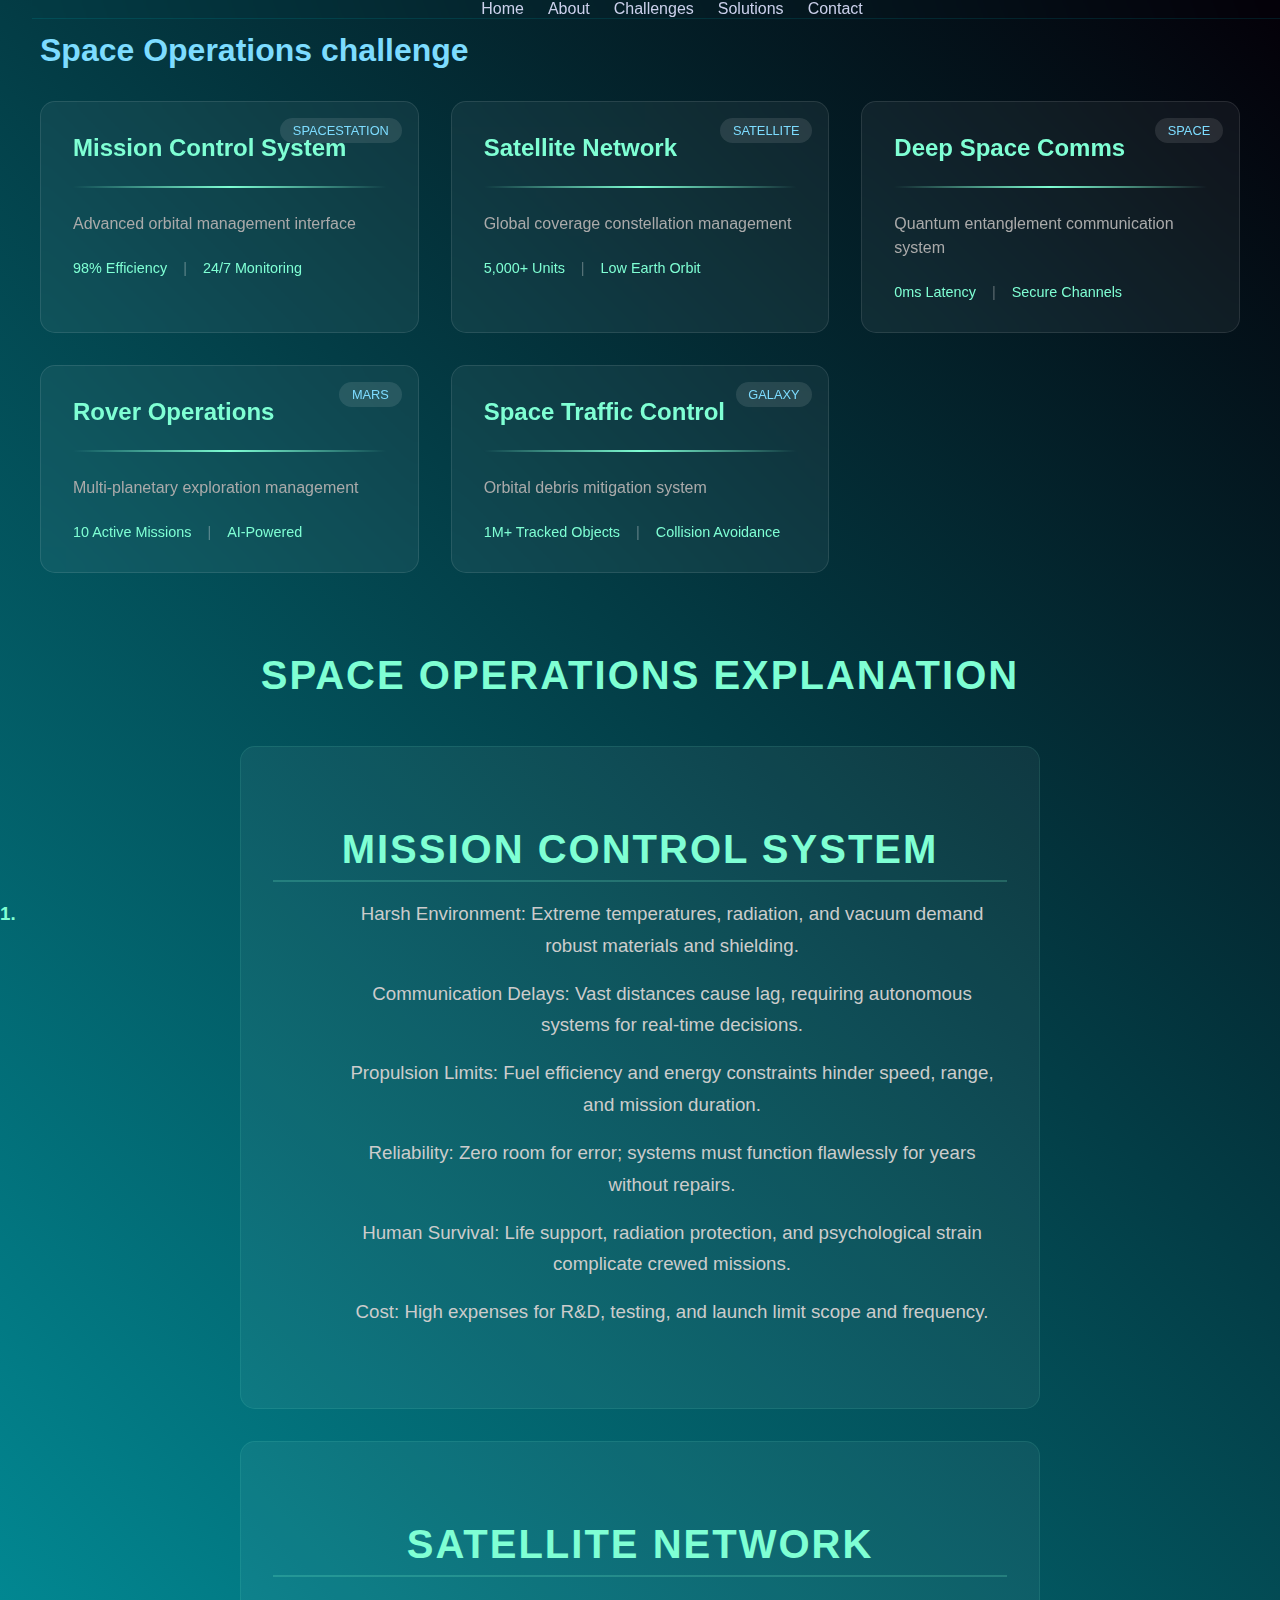
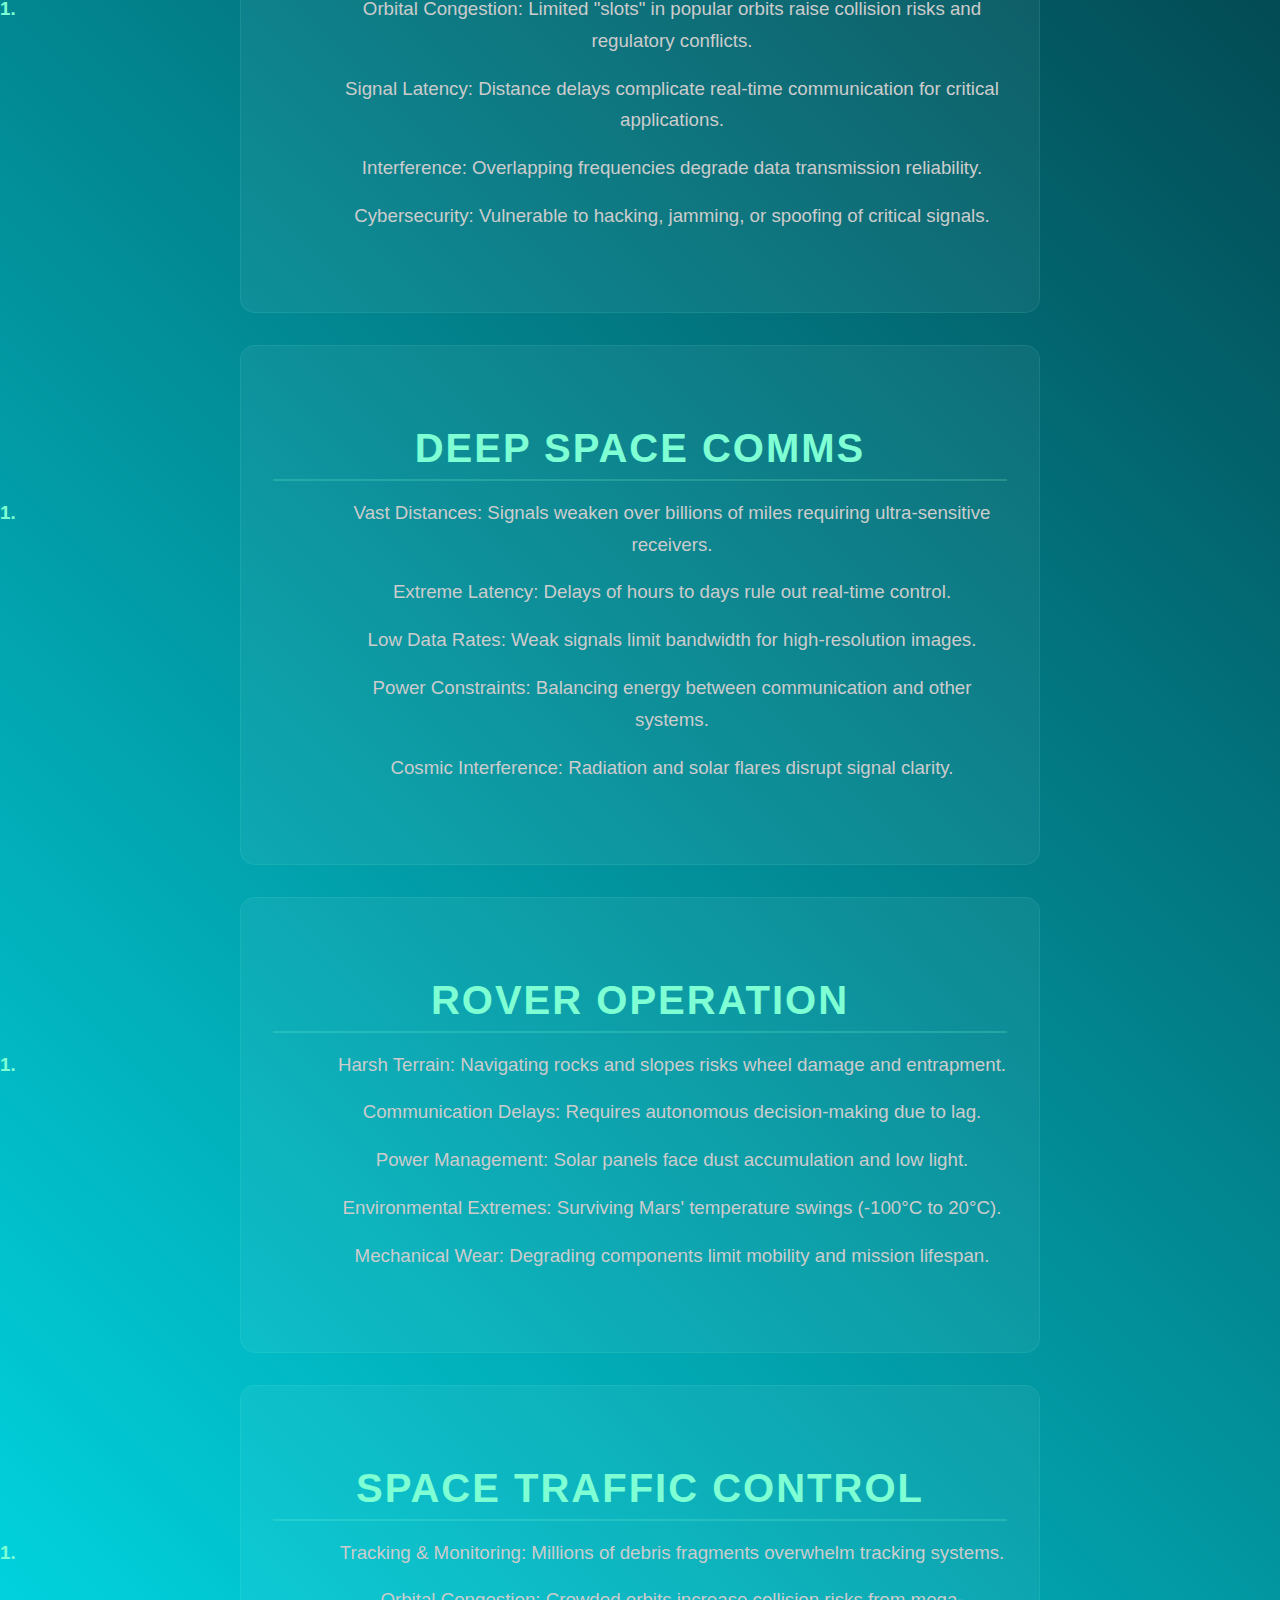
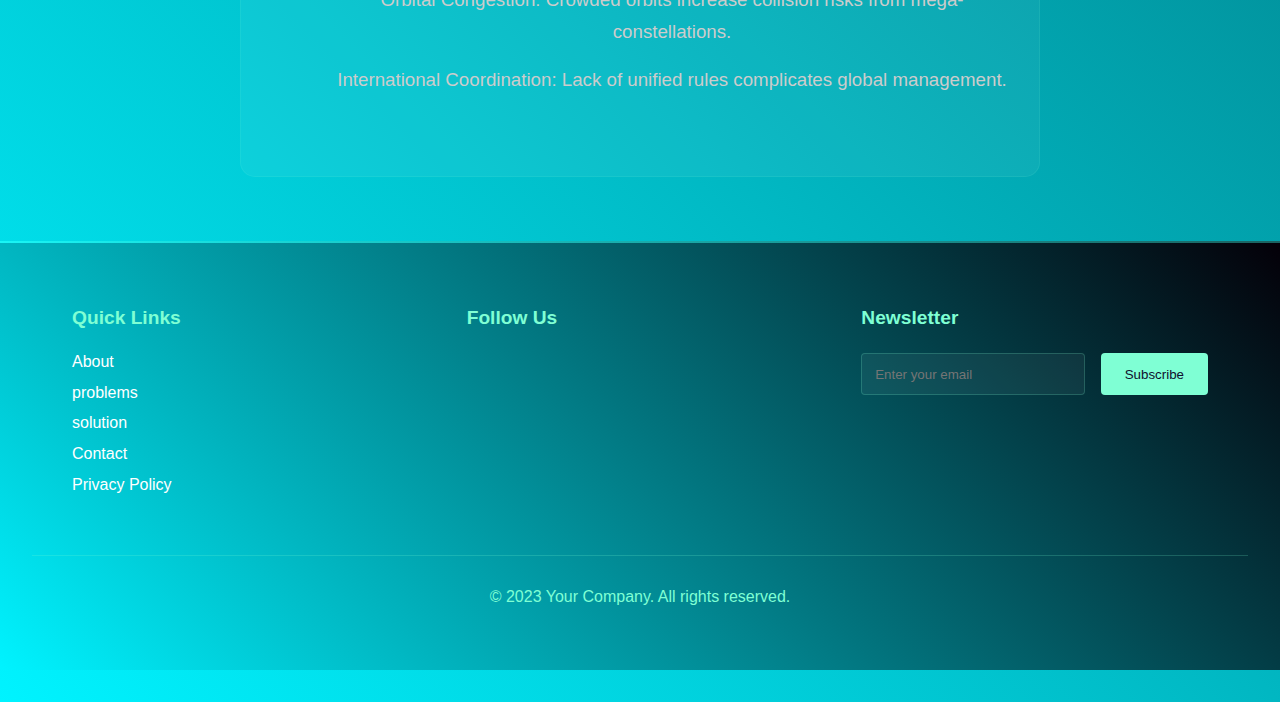
<file: challenge.html>
<!DOCTYPE html>
<html lang="en">
<head>
    <meta charset="UTF-8">
    <meta name="viewport" content="width=device-width, initial-scale=1.0">
    <title>Space Systems Dashboard</title>
    <style>
        * {
            margin: 0;
            padding: 0;
            box-sizing: border-box;
            font-family: 'Segoe UI', sans-serif;
        }
        .main-nav {
  background: transparent;
  backdrop-filter: blur(10px);
  padding: 0rem 5%; /* Reduced vertical padding */
  display: flex;
  justify-content: center; /* Center content */
  align-items: center;
  position: fixed;
  width: 100%;
  top: 0;
  z-index: 1000;
  border-bottom: 1px solid rgba(0, 243, 255, 0.1);
}
.nav-links {
  display: flex;
  gap: 1.5rem; /* Increased gap between links */
  list-style: none;
  margin: 0;
  padding: 0;
}

.nav-links a {
  color: #cbd0eb;
  text-decoration: none;
  font-weight: 500;
  position: relative;
  padding: 0.5rem 0;
  transition: color 0.3s ease;
}

.nav-links a::after {
  content: '';
  position: absolute;
  width: 0;
  height: 2px;
  bottom: 0;
  left: 0;
  background: #00f3ff;
  transition: width 0.3s ease;
}

.nav-links a:hover::after {
  width: 100%;
}

.nav-links a.active {
  color: #00f3ff;
}

/* Burger Menu */
.burger {
  display: none;
  cursor: pointer;
  z-index: 1001;
}

.burger div {
  width: 25px;
  height: 3px;
  background: #cbd0eb;
  margin: 5px;
  transition: all 0.3s ease;
}

/* Mobile Styles */
@media (max-width: 768px) {
  .nav-links {
      position: fixed;
      right: -100%;
      top: 70px;
      height: calc(100vh - 70px);
      background: rgba(4, 0, 8, 0.98);
      flex-direction: column;
      align-items: center;
      padding: 2rem;
      width: 100%;
      transition: right 0.5s ease;
  }

  .nav-links.active {
      right: 0;
  }

  .burger {
      display: block;
  }
}

/* Burger Animation */
.toggle .line1 {
  transform: rotate(-45deg) translate(-5px, 6px);
}
.toggle .line2 {
  opacity: 0;
}
.toggle .line3 {
  transform: rotate(45deg) translate(-5px, -6px);
}
  /* Optional overlay for better text readability */
  #home::before {
    content: '';
    position: absolute;
    top: 0;
    left: 0;
    right: 0;
    bottom: 0;
    background: rgba(0, 0, 0, 0.5); /* Adjust overlay opacity as needed */
}

        body {
            background: linear-gradient(45deg, #00f3ff, #040008);
            color: #7ddcff;
            min-height: 100vh;
            padding: 2rem;
            overflow-x: hidden; 
        }

        .container {
            max-width: 1200px;
            margin: 0 auto;
        }

        .challenges-grid {
            display: grid;
            grid-template-columns: repeat(auto-fit, minmax(300px, 1fr));
            gap: 2rem;
            padding: 2rem 0;
        }

        .challenge-card {
            background: rgba(255, 255, 255, 0.05);
            border-radius: 15px;
            padding: 2rem;
            position: relative;
            transition: transform 0.3s ease;
            backdrop-filter: blur(10px);
            border: 1px solid rgba(255, 255, 255, 0.1);
        }

        .challenge-card:hover {
            transform: translateY(-5px);
        }

        .category {
            position: absolute;
            top: 1rem;
            right: 1rem;
            font-size: 0.8rem;
            padding: 0.3rem 0.8rem;
            border-radius: 20px;
            background: rgba(255, 255, 255, 0.1);
        }

        h2 {
            font-size: 1.5rem;
            margin-bottom: 1rem;
            color: #7fffd4;
        }

        .desc {
            color: #aaa;
            margin-bottom: 1.5rem;
            line-height: 1.5;
        }

        .stats {
            display: flex;
            gap: 1rem;
            color: #7fffd4;
            font-size: 0.9rem;
        }

        .stats span {
            display: flex;
            align-items: center;
        }

        .stats span:not(:last-child)::after {
            content: "|";
            margin-left: 1rem;
            color: rgba(255, 255, 255, 0.3);
        }

        .line {
            height: 2px;
            background: linear-gradient(90deg, transparent, #7fffd4, transparent);
            margin: 1.5rem 0;
        }

        @media (max-width: 768px) {
            body {
                padding: 1rem;
            }
            
            .challenge-card {
                padding: 1.5rem;
            }
        }

/* Base Styles */
.heading {
        text-align: center;
        margin: 3rem 0;
    }

    .heading h1 {
        font-size: 2.5rem;
        color: #7fffd4;
        text-transform: uppercase;
        letter-spacing: 2px;
        margin-bottom: 1rem;
    }

    /* Section Styling */
    section {
        background: rgba(255, 255, 255, 0.05);
        border-radius: 15px;
        padding: 2rem;
        margin: 2rem auto;
        max-width: 800px;
        border: 1px solid rgba(127, 255, 212, 0.1);
    }

    section h1 {
        color: #7fffd4;
        font-size: 1.8rem;
        margin-bottom: 1.5rem;
        border-bottom: 2px solid #7fffd433;
        padding-bottom: 0.5rem;
    }

    /* Numbered Points */
    section h3 {
        color: #cccccc;
        font-weight: 300;
        line-height: 1.7;
        counter-reset: point-counter;
        padding-left: 2rem;
    }

    section h3 br {
        display: none; /* Hide original line breaks */
    }

    section h3::before {
        content: counter(point-counter) ". ";
        counter-increment: point-counter;
        color: #7fffd4;
        font-weight: bold;
        position: absolute;
        left: 0;
    }

    .point {
        position: relative;
        margin-bottom: 1rem;
        padding-left: 2rem;
    }

    /* Responsive Design */
    @media (max-width: 768px) {
        .heading h1 {
            font-size: 2rem;
        }

        section {
            padding: 1.5rem;
            margin: 1.5rem;
        }

        section h1 {
            font-size: 1.4rem;
        }

        section h3 {
            font-size: 0.95rem;
            padding-left: 1.5rem;
        }
    }

    @media (max-width: 480px) {
        .heading h1 {
            font-size: 1.6rem;
        }

        section {
            margin: 1rem;
            padding: 1rem;
        }

        section h3 {
            padding-left: 1.2rem;
        }

        .point {
            padding-left: 1.5rem;
        }
    }
  /* Footer Styles */
  .footer {
            width: 100vw;
            position: relative;
            left: 50%;
            right: 50%;
            margin-left: -50vw;
            margin-right: -50vw;
        }
  .footer {
    background: linear-gradient(45deg, #00f3ff, #040008);
            padding: 4rem 2rem;
            margin-top: 4rem;
            border-top: 2px solid #7fffd433;
        }

        .footer-container {
            max-width: 1200px;
            margin: 0 auto;
            display: grid;
            grid-template-columns: repeat(3, 1fr);
            gap: 3rem;
            padding: 0 2rem; /* Add container padding instead */
        }

        .footer-section h3 {
            color: #7fffd4;
            margin-bottom: 1.5rem;
            font-size: 1.2rem;
        }

        .footer-links {
            list-style: none;
            padding: 0;
        }

        .footer-links li {
            margin-bottom: 0.8rem;
        }

        .footer-links a {
            color: #fff;
            text-decoration: none;
            transition: color 0.3s ease;
        }

        .footer-links a:hover {
            color: #7fffd4;
        }

        .social-links {
            display: flex;
            gap: 1rem;
            list-style: none;
            padding: 0;
        }

        .social-links a {
            color: #fff;
            font-size: 1.5rem;
            transition: color 0.3s ease;
        }

        .social-links a:hover {
            color: #7fffd4;
        }

        .newsletter-form {
            display: flex;
            gap: 1rem;
            margin-top: 1rem;
        }

        .newsletter-form input {
            flex: 1;
            padding: 0.8rem;
            border: 1px solid #7fffd433;
            background: rgba(255, 255, 255, 0.05);
            color: #fff;
            border-radius: 4px;
        }

        .newsletter-form button {
            background: #7fffd4;
            color: #0f0f2e;
            border: none;
            padding: 0.8rem 1.5rem;
            border-radius: 4px;
            cursor: pointer;
            transition: opacity 0.3s ease;
        }

        .newsletter-form button:hover {
            opacity: 0.9;
        }

        .footer-bottom {
            text-align: center;
            margin-top: 3rem;
            padding-top: 2rem;
            border-top: 1px solid #7fffd433;
            color: #7fffd4;
        }

        @media (max-width: 768px) {
            .footer-container {
                grid-template-columns: 1fr;
                gap: 2rem;
            }
            
            .newsletter-form {
                flex-direction: column;
            }
        }
    </style>
</head>
<body>

    <!-- Navbar Component -->
    <div id="navbar-root">
        <nav class="main-nav">
            <a href="index.html" class="logo">
            </a>
            
            <ul class="nav-links">
                <li><a href="index.html">Home</a></li>
                <li><a href="about.html">About</a></li>
                <li><a href="challenge.html">Challenges</a></li>
                <li><a href="solution.html">Solutions</a></li>
                <li><a href="contactus.html">Contact</a></li>
            </ul>
        
            <div class="burger">
                <div class="line1"></div>
                <div class="line2"></div>
                <div class="line3"></div>
            </div>
        </nav>
           </div>

    <div class="container">
        <h1>Space Operations challenge</h1>
        <div class="challenges-grid">
            <!-- Mission Control System -->
            <div class="challenge-card">
                <div class="category">SPACESTATION</div>
                <h2>Mission Control System</h2>
                <div class="line"></div>
                <p class="desc">Advanced orbital management interface</p>
                <div class="stats">
                    <span>98% Efficiency</span>
                    <span>24/7 Monitoring</span>
                </div>
            </div>

            <!-- Satellite Network -->
            <div class="challenge-card">
                <div class="category">SATELLITE</div>
                <h2>Satellite Network</h2>
                <div class="line"></div>
                <p class="desc">Global coverage constellation management</p>
                <div class="stats">
                    <span>5,000+ Units</span>
                    <span>Low Earth Orbit</span>
                </div>
            </div>

            <!-- Deep Space Comms -->
            <div class="challenge-card">
                <div class="category">SPACE</div>
                <h2>Deep Space Comms</h2>
                <div class="line"></div>
                <p class="desc">Quantum entanglement communication system</p>
                <div class="stats">
                    <span>0ms Latency</span>
                    <span>Secure Channels</span>
                </div>
            </div>

            <!-- Rover Operations -->
            <div class="challenge-card">
                <div class="category">MARS</div>
                <h2>Rover Operations</h2>
                <div class="line"></div>
                <p class="desc">Multi-planetary exploration management</p>
                <div class="stats">
                    <span>10 Active Missions</span>
                    <span>AI-Powered</span>
                </div>
            </div>

            <!-- Space Traffic Control -->
            <div class="challenge-card">
                <div class="category">GALAXY</div>
                <h2>Space Traffic Control</h2>
                <div class="line"></div>
                <p class="desc">Orbital debris mitigation system</p>
                <div class="stats">
                    <span>1M+ Tracked Objects</span>
                    <span>Collision Avoidance</span>
                </div>
            </div>
        </div>
    </div>

    <div class="heading">
        <h1>Space Operations Explanation</h1>
    </div>
    
    <section class="SMY">
        <div class="heading">
            <h1>Mission Control System</h1>
            <h3>
                <div class="point">Harsh Environment: Extreme temperatures, radiation, and vacuum demand robust materials and shielding.</div>
                <div class="point">Communication Delays: Vast distances cause lag, requiring autonomous systems for real-time decisions.</div>
                <div class="point">Propulsion Limits: Fuel efficiency and energy constraints hinder speed, range, and mission duration.</div>
                <div class="point">Reliability: Zero room for error; systems must function flawlessly for years without repairs.</div>
                <div class="point">Human Survival: Life support, radiation protection, and psychological strain complicate crewed missions.</div>
                <div class="point">Cost: High expenses for R&D, testing, and launch limit scope and frequency.</div>
            </h3>
        </div>
    </section>
    
    <section class="SN">
        <div class="heading">
            <h1>Satellite Network</h1>
            <h3>
                <div class="point">Orbital Congestion: Limited "slots" in popular orbits raise collision risks and regulatory conflicts.</div>
                <div class="point">Signal Latency: Distance delays complicate real-time communication for critical applications.</div>
                <div class="point">Interference: Overlapping frequencies degrade data transmission reliability.</div>
                <div class="point">Cybersecurity: Vulnerable to hacking, jamming, or spoofing of critical signals.</div>
            </h3>
        </div>
    </section>
    
    <section class="DSC">
        <div class="heading">
            <h1>Deep Space Comms</h1>
            <h3>
                <div class="point">Vast Distances: Signals weaken over billions of miles requiring ultra-sensitive receivers.</div>
                <div class="point">Extreme Latency: Delays of hours to days rule out real-time control.</div>
                <div class="point">Low Data Rates: Weak signals limit bandwidth for high-resolution images.</div>
                <div class="point">Power Constraints: Balancing energy between communication and other systems.</div>
                <div class="point">Cosmic Interference: Radiation and solar flares disrupt signal clarity.</div>
            </h3>
        </div>
    </section>
    
    <section class="RO">
        <div class="heading">
            <h1>Rover Operation</h1>
            <h3>
                <div class="point">Harsh Terrain: Navigating rocks and slopes risks wheel damage and entrapment.</div>
                <div class="point">Communication Delays: Requires autonomous decision-making due to lag.</div>
                <div class="point">Power Management: Solar panels face dust accumulation and low light.</div>
                <div class="point">Environmental Extremes: Surviving Mars' temperature swings (-100°C to 20°C).</div>
                <div class="point">Mechanical Wear: Degrading components limit mobility and mission lifespan.</div>
            </h3>
        </div>
    </section>
    
    <section class="STP">
        <div class="heading">
            <h1>Space Traffic Control</h1>
            <h3>
                <div class="point">Tracking & Monitoring: Millions of debris fragments overwhelm tracking systems.</div>
                <div class="point">Orbital Congestion: Crowded orbits increase collision risks from mega-constellations.</div>
                <div class="point">International Coordination: Lack of unified rules complicates global management.</div>
            </h3>
        </div>
    </section>
    <!-- footer -->

    <footer class="footer">
        <div class="footer-container">
            <!-- Quick Links -->
            <div class="footer-section">
                <h3>Quick Links</h3>
                <ul class="footer-links">
                    <li><a href="#About">About</a></li>
                    <li><a href="#problems">problems</a></li>
                    <li><a href="#solution">solution</a></li>
                    <li><a href="#Contact">Contact</a></li>
                    <li><a href="#Privacy Policy">Privacy Policy</a></li>
                </ul>
            </div>

            <!-- Social Media Links -->
            <div class="footer-section">
                <h3>Follow Us</h3>
                <ul class="social-links">
                    <li><a href="#"><i class="fab fa-facebook-f"></i></a></li>
                    <li><a href="#"><i class="fab fa-twitter"></i></a></li>
                    <li><a href="#"><i class="fab fa-instagram"></i></a></li>
                    <li><a href="#"><i class="fab fa-linkedin-in"></i></a></li>
                </ul>
            </div>

            <!-- Newsletter -->
            <div class="footer-section">
                <h3>Newsletter</h3>
                <form class="newsletter-form">
                    <input type="email" placeholder="Enter your email" required>
                    <button type="submit">Subscribe</button>
                </form>
            </div>
        </div>

        <!-- Copyright -->
        <div class="footer-bottom">
            <p>&copy; 2023 Your Company. All rights reserved.</p>
        </div>
    </footer>
</body>
</html>
</file>
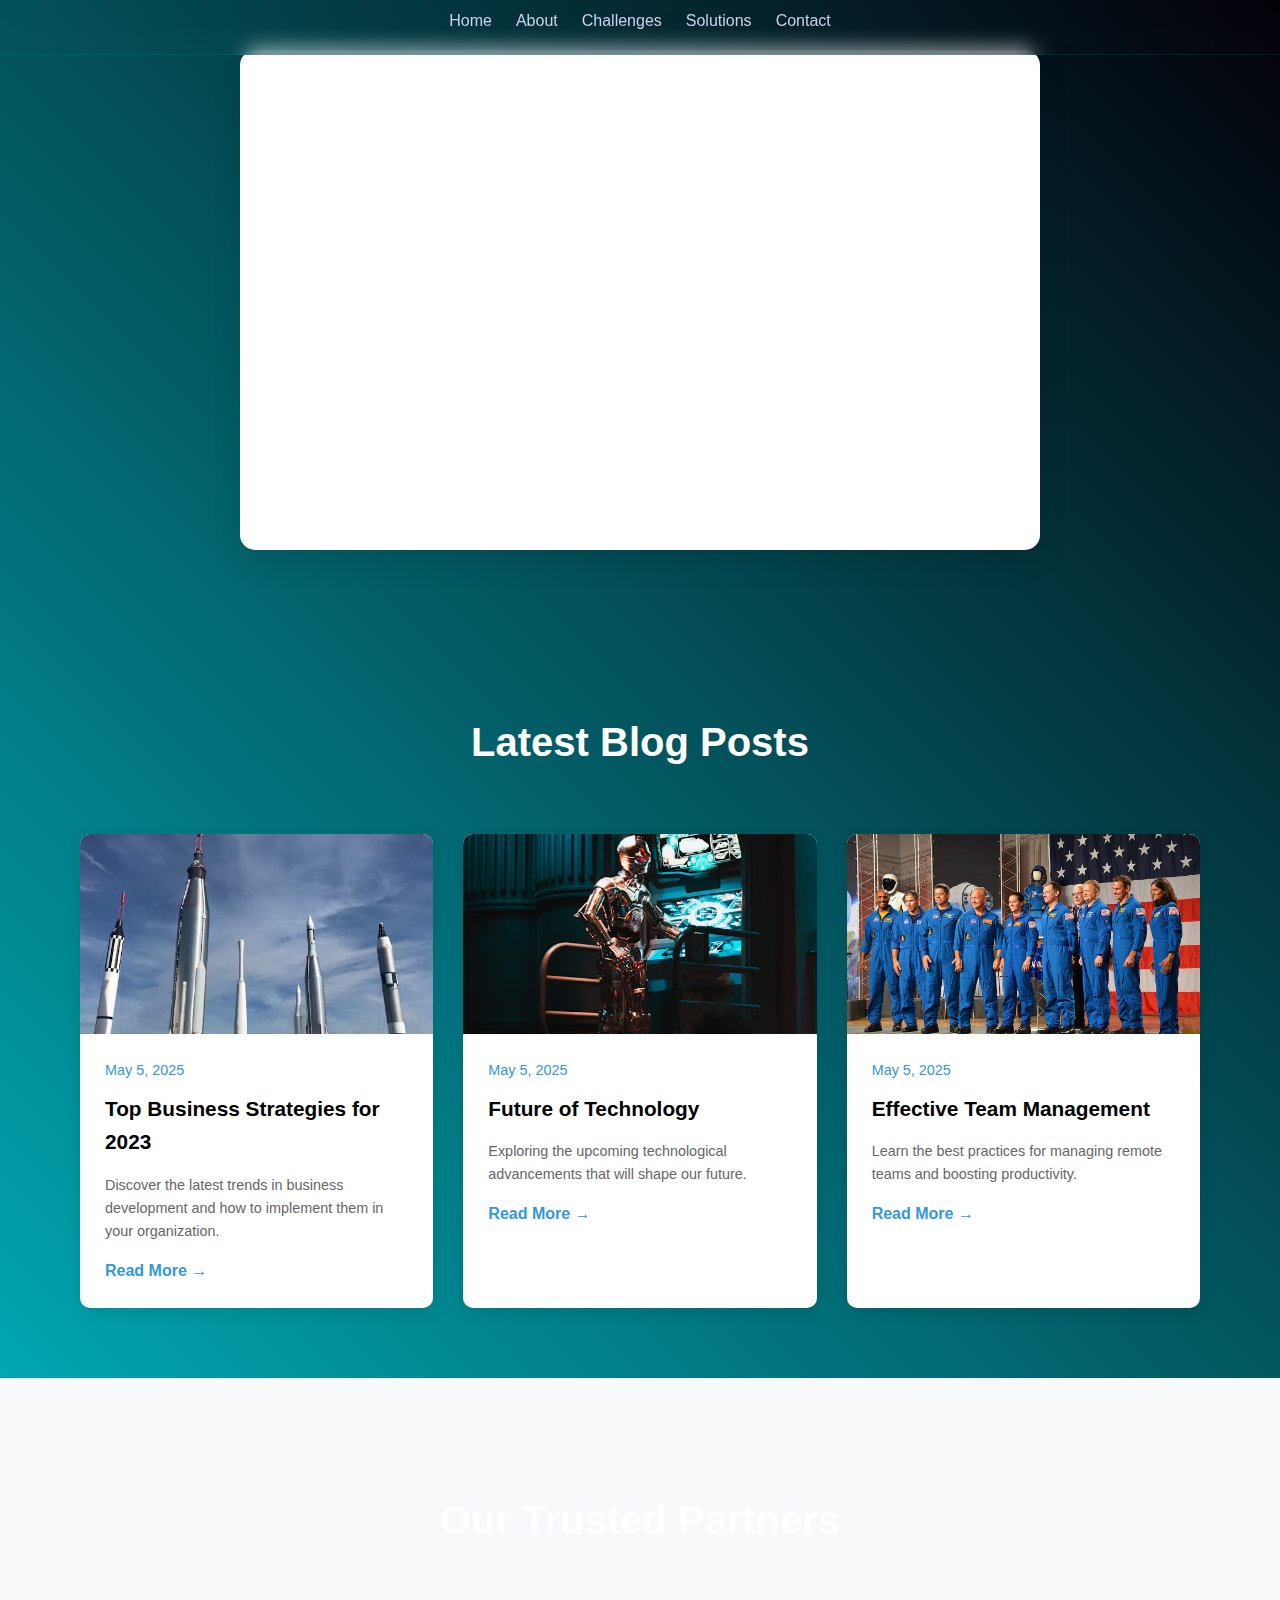
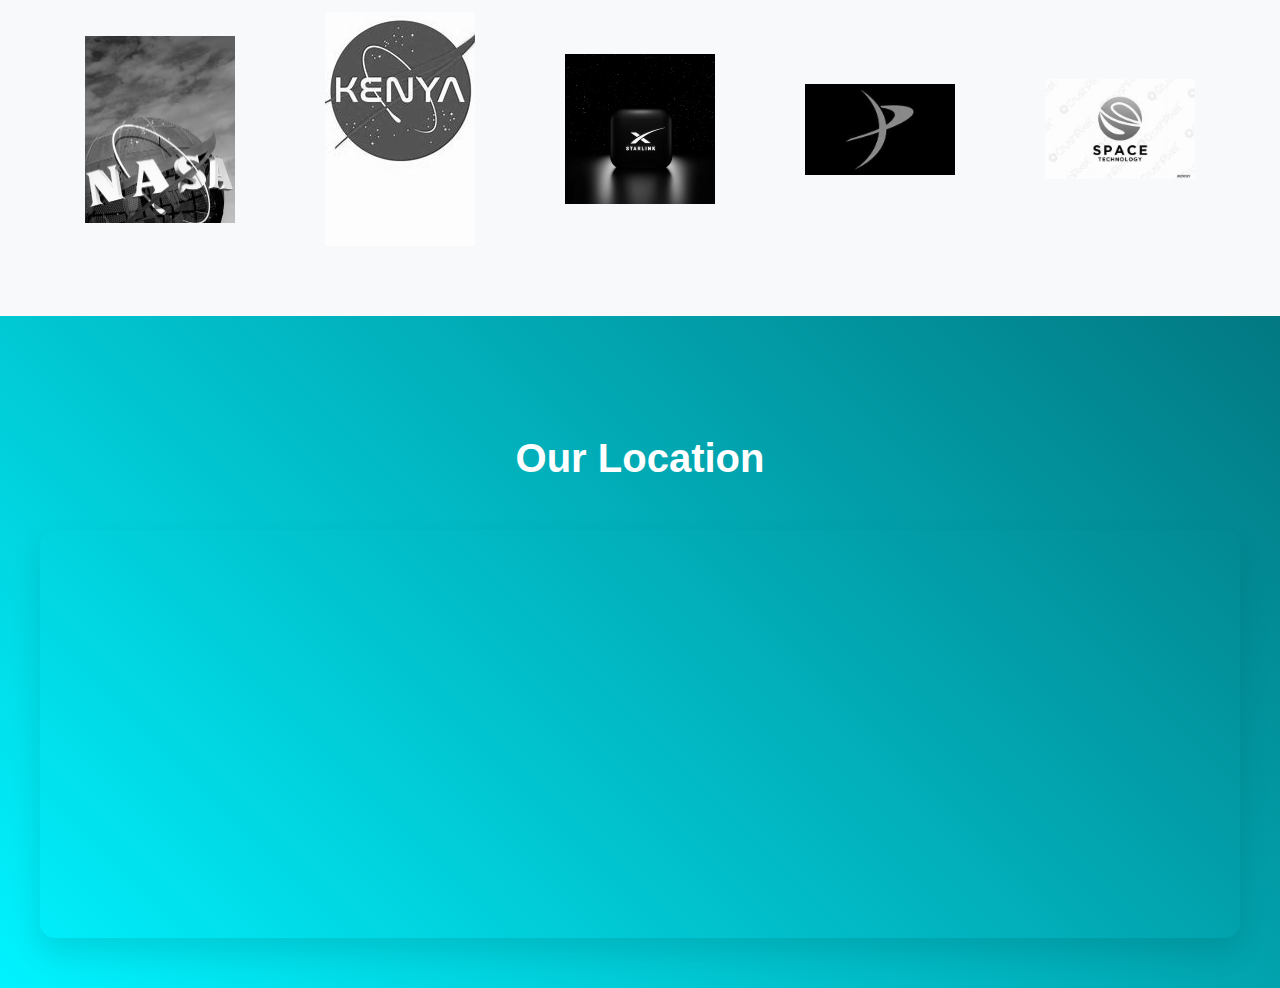
<file: contactus.html>
<!DOCTYPE html>
<html lang="en">
<head>
    <meta charset="UTF-8">
    <meta name="viewport" content="width=device-width, initial-scale=1.0">
    <title>Card Style Sliding Contact</title>
    <style>
       /* Base Styles */
       * {
            margin: 0;
            padding: 0;
            box-sizing: border-box;
        }
        .main-nav {
  background: transparent;
  backdrop-filter: blur(10px);
  padding: 0rem 5%; /* Reduced vertical padding */
  display: flex;
  justify-content: center; /* Center content */
  align-items: center;
  position: fixed;
  width: 100%;
  top: 0;
  z-index: 1000;
  border-bottom: 1px solid rgba(0, 243, 255, 0.1);
}
.nav-links {
  display: flex;
  gap: 1.5rem; /* Increased gap between links */
  list-style: none;
  margin: 0;
  padding: 0;
}

.nav-links a {
  color: #cbd0eb;
  text-decoration: none;
  font-weight: 500;
  position: relative;
  padding: 0.5rem 0;
  transition: color 0.3s ease;
}

.nav-links a::after {
  content: '';
  position: absolute;
  width: 0;
  height: 2px;
  bottom: 0;
  left: 0;
  background: #00f3ff;
  transition: width 0.3s ease;
}

.nav-links a:hover::after {
  width: 100%;
}

.nav-links a.active {
  color: #00f3ff;
}

/* Burger Menu */
.burger {
  display: none;
  cursor: pointer;
  z-index: 1001;
}

.burger div {
  width: 25px;
  height: 3px;
  background: #cbd0eb;
  margin: 5px;
  transition: all 0.3s ease;
}

/* Mobile Styles */
@media (max-width: 768px) {
  .nav-links {
      position: fixed;
      right: -100%;
      top: 70px;
      height: calc(100vh - 70px);
      background: rgba(4, 0, 8, 0.98);
      flex-direction: column;
      align-items: center;
      padding: 2rem;
      width: 100%;
      transition: right 0.5s ease;
  }

  .nav-links.active {
      right: 0;
  }

  .burger {
      display: block;
  }
}

/* Burger Animation */
.toggle .line1 {
  transform: rotate(-45deg) translate(-5px, 6px);
}
.toggle .line2 {
  opacity: 0;
}
.toggle .line3 {
  transform: rotate(45deg) translate(-5px, -6px);
}
  /* Optional overlay for better text readability */
  #home::before {
    content: '';
    position: absolute;
    top: 0;
    left: 0;
    right: 0;
    bottom: 0;
    background: rgba(0, 0, 0, 0.5); /* Adjust overlay opacity as needed */
}

        body {
            background: linear-gradient(45deg, #00f3ff, #040008);
            font-family: 'Arial', sans-serif;
            line-height: 1.6;
        }
        /* Contact Card Styles */
        .card-container {
            width: 800px;
            height: 500px;
            background: white;
            border-radius: 15px;
            box-shadow: 0 10px 30px rgba(0,0,0,0.1);
            overflow: hidden;
            position: relative;
            margin: 50px auto;
        }

        .contact-container {
            width: 100%;
            height: 100%;
            display: flex;
        }
        .colliding-slide {
    width: 50%;
    height: 100%;
    padding: 2rem;
    display: flex;
    align-items: center;
    justify-content: center;
    transform: translateX(-100%);
    animation: slideIn 1s ease-out forwards;
    background: linear-gradient(45deg, #00f3ff, #8a2be2);
}

.colliding-slide.right {
    background: linear-gradient(45deg, #00f3ff, #8a2be2);
    transform: translateX(100%);
    animation-name: slideInRight;
}

.slide-content {
    max-width: 300px;
    color: #2c3e50;  /* Updated text color */
    opacity: 0;
    animation: fadeIn 0.5s 0.5s forwards;
}

        h2 {
            font-size: 2rem;
            margin-bottom: 1.5rem;
        }

        p {
            font-size: 0.9rem;
            line-height: 1.6;
            margin-bottom: 1.5rem;
        }

        ul {
            list-style: none;
            padding: 0;
        }

        li {
            margin-bottom: 0.8rem;
            display: flex;
            align-items: center;
            gap: 8px;
        }

        .contact-form {
            display: flex;
            flex-direction: column;
            gap: 1rem;
            width: 100%;
        }

        input, textarea {
            padding: 10px;
            border: 2px solid rgba(255,255,255,0.3);
            background: transparent;
            color: white;
            border-radius: 6px;
            font-size: 0.9rem;
            transition: border-color 0.3s;
        }

        input::placeholder, textarea::placeholder {
            color: rgba(255,255,255,0.7);
        }

        input:focus, textarea:focus {
            border-color: white;
            outline: none;
        }

        button {
            padding: 12px 25px;
            background: #e74c3c;
            border: none;
            color: white;
            cursor: pointer;
            border-radius: 6px;
            font-size: 1rem;
            transition: all 0.3s;
            margin-top: 1rem;
        }

        button:hover {
            background: #c0392b;
            transform: translateY(-2px);
            box-shadow: 0 5px 15px rgba(0,0,0,0.2);
        }

        @keyframes slideIn {
            to {
                transform: translateX(0);
            }
        }

        @keyframes slideInRight {
            to {
                transform: translateX(0);
            }
        }

        @keyframes fadeIn {
            to {
                opacity: 1;
            }
        }

        @media (max-width: 850px) {
            .card-container {
                width: 95%;
                height: auto;
                margin: 2rem auto;
            }

            .contact-container {
                flex-direction: column;
            }

            .colliding-slide {
                width: 100%;
                height: auto;
                padding: 2rem 1.5rem;
                min-height: 300px;
                transform: translateX(-100%);
                animation-name: mobileSlideIn;
            }

            .colliding-slide.right {
                transform: translateX(100%);
                animation-name: mobileSlideInRight;
            }

            .slide-content {
                max-width: 500px;
            }

            @keyframes mobileSlideIn {
                to {
                    transform: translateX(0);
                }
            }

            @keyframes mobileSlideInRight {
                to {
                    transform: translateX(0);
                }
            }
        }
           /* Existing styles remain unchanged */

      /* Other Sections Styles */
      .section-title {
            text-align: center;
            font-size: 2.5em;
            margin: 60px 0 40px;
            color: #ffffff;
        }

        .blog-section {
            padding: 50px 20px;
            max-width: 1200px;
            margin: 0 auto;
        }

        .blog-grid {
            display: grid;
            grid-template-columns: repeat(auto-fit, minmax(300px, 1fr));
            gap: 30px;
            padding: 20px;
        }

        .blog-card {
            background: white;
            border-radius: 10px;
            overflow: hidden;
            box-shadow: 0 5px 15px rgba(0,0,0,0.1);
            transition: transform 0.3s ease;
        }

        .blog-card:hover {
            transform: translateY(-5px);
        }

        .blog-image {
            height: 200px;
            background: #ddd;
            overflow: hidden;
        }

        .blog-image img {
            width: 100%;
            height: 100%;
            object-fit: cover;
        }

        .blog-content {
            padding: 25px;
        }

        .blog-date {
            font-size: 0.9em;
            color: #3498db;
            margin-bottom: 10px;
        }

        .blog-title {
            font-size: 1.3em;
            margin-bottom: 15px;
        }

        .blog-excerpt {
            color: #666;
            margin-bottom: 15px;
        }

        .read-more {
            color: #3498db;
            text-decoration: none;
            font-weight: bold;
        }

        /* Partners Section */
        .partners-section {
            padding: 50px 20px;
            background: #f8f9fa;
        }

        .partners-grid {
            display: grid;
            grid-template-columns: repeat(auto-fit, minmax(150px, 1fr));
            gap: 40px;
            max-width: 1200px;
            margin: 0 auto;
            padding: 20px;
            align-items: center;
        }

        .partner-logo {
            max-width: 150px;
            height: auto;
            margin: 0 auto;
            filter: grayscale(100%);
            transition: filter 0.3s ease;
        }

        .partner-logo:hover {
            filter: grayscale(0);
        }

        /* Map Section */
        .map-section {
            padding: 50px 20px;
        }

        .map-container {
            max-width: 1200px;
            margin: 0 auto;
            border-radius: 15px;
            overflow: hidden;
            box-shadow: 0 15px 30px rgba(0,0,0,0.1);
        }

        .map-iframe {
            width: 100%;
            height: 400px;
            border: 0;
        }

        /* Responsive Design */
        @media (max-width: 768px) {
            .section-title {
                font-size: 2em;
            }
            
            .blog-grid {
                grid-template-columns: 1fr;
            }
        }
    </style>
</head>
<body>
        <!-- Navbar Component -->
        <div id="navbar-root">
            <nav class="main-nav">
                <a href="index.html" class="logo">
                </a>
                <ul class="nav-links">
                    <li><a href="index.html">Home</a></li>
                    <li><a href="about.html">About</a></li>
                    <li><a href="challenge.html">Challenges</a></li>
                    <li><a href="solution.html">Solutions</a></li>
                    <li><a href="contactus.html">Contact</a></li>
                </ul>
            
                <div class="burger">
                    <div class="line1"></div>
                    <div class="line2"></div>
                    <div class="line3"></div>
                </div>
            </nav>
               </div>
               
    <div class="card-container">
        <div class="contact-container">
            <div class="colliding-slide">
                <div class="slide-content">
                    <h2>Contact Us</h2>
                    <p>We're here to help! Reach out through these channels:</p>
                    <ul>
                        <li>📧 contact@example.com</li>
                        <li>📞 (555) 123-4567</li>
                        <li>📍 123 Business Street</li>
                    </ul>
                </div>
            </div>
            
            <div class="colliding-slide right">
                <div class="slide-content">
                    <form class="contact-form">
                        <input type="text" placeholder="Your Name" required>
                        <input type="email" placeholder="Email Address" required>
                        <textarea rows="4" placeholder="Your Message" required></textarea>
                        <button type="submit">Send Message</button>
                    </form>
                </div>
            </div>
        </div>
    </div>
    <!-- Blog Section -->
    <section class="blog-section">
        <h2 class="section-title">Latest Blog Posts</h2>
        <div class="blog-grid">
            <div class="blog-card">
                <div class="blog-image">
                    <img src="assets/r.avif" alt="Blog post">
                </div>
                <div class="blog-content">
                    <div class="blog-date">May 5, 2025</div>
                    <h3 class="blog-title">Top Business Strategies for 2023</h3>
                    <p class="blog-excerpt">Discover the latest trends in business development and how to implement them in your organization.</p>
                    <a href="#" class="read-more">Read More →</a>
                </div>
            </div>
            <div class="blog-card">
                <div class="blog-image">
                    <img src="assets/t.avif" alt="Blog post">
                </div>
                <div class="blog-content">
                    <div class="blog-date">May 5, 2025</div>
                    <h3 class="blog-title">Future of Technology</h3>
                    <p class="blog-excerpt">Exploring the upcoming technological advancements that will shape our future.</p>
                    <a href="#" class="read-more">Read More →</a>
                </div>
            </div>
            <div class="blog-card">
                <div class="blog-image">
                    <img src="assets/R.jpeg" alt="Blog post">
                </div>
                <div class="blog-content">
                    <div class="blog-date">May 5, 2025</div>
                    <h3 class="blog-title">Effective Team Management</h3>
                    <p class="blog-excerpt">Learn the best practices for managing remote teams and boosting productivity.</p>
                    <a href="#" class="read-more">Read More →</a>
                </div>
            </div>
        </div>
    </section>

    <!-- Partners Section -->
    <section class="partners-section">
        <h2 class="section-title">Our Trusted Partners</h2>
        <div class="partners-grid">
            <img src="assets/nasa.avif" alt="Partner" class="partner-logo">
            <img src="assets/download (1).jpeg" alt="Partner" class="partner-logo">
            <img src="assets/OIP03.avif" alt="Partner" class="partner-logo">
            <img src="assets/download.jpeg" alt="Partner" class="partner-logo">
            <img src="assets/OIP.jpeg" alt="Partner" class="partner-logo">
        </div>
    </section>

    <!-- Map Section -->
    <section class="map-section">
        <h2 class="section-title">Our Location</h2>
        <div class="map-container">
            <iframe class="map-iframe" src="https://www.google.com/maps/embed?pb=!1m18!1m12!1m3!1d387193.305935303!2d-74.25986548248684!3d40.69714941932609!2m3!1f0!2f0!3f0!3m2!1i1024!2i768!4f13.1!3m3!1m2!1s0x89c24fa5d33f083b%3A0xc80b8f06e177fe62!2sNew%20York%2C%20NY%2C%20USA!5e0!3m2!1sen!2suk!4v1684142532473!5m2!1sen!2suk" allowfullscreen loading="lazy"></iframe>
        </div>
    </section>

    <!-- Existing Contact Section -->
    <section class="contact-section">
        <!-- ... (existing contact section code remains unchanged) ... -->
    </section>
</body>
</html>
</file>
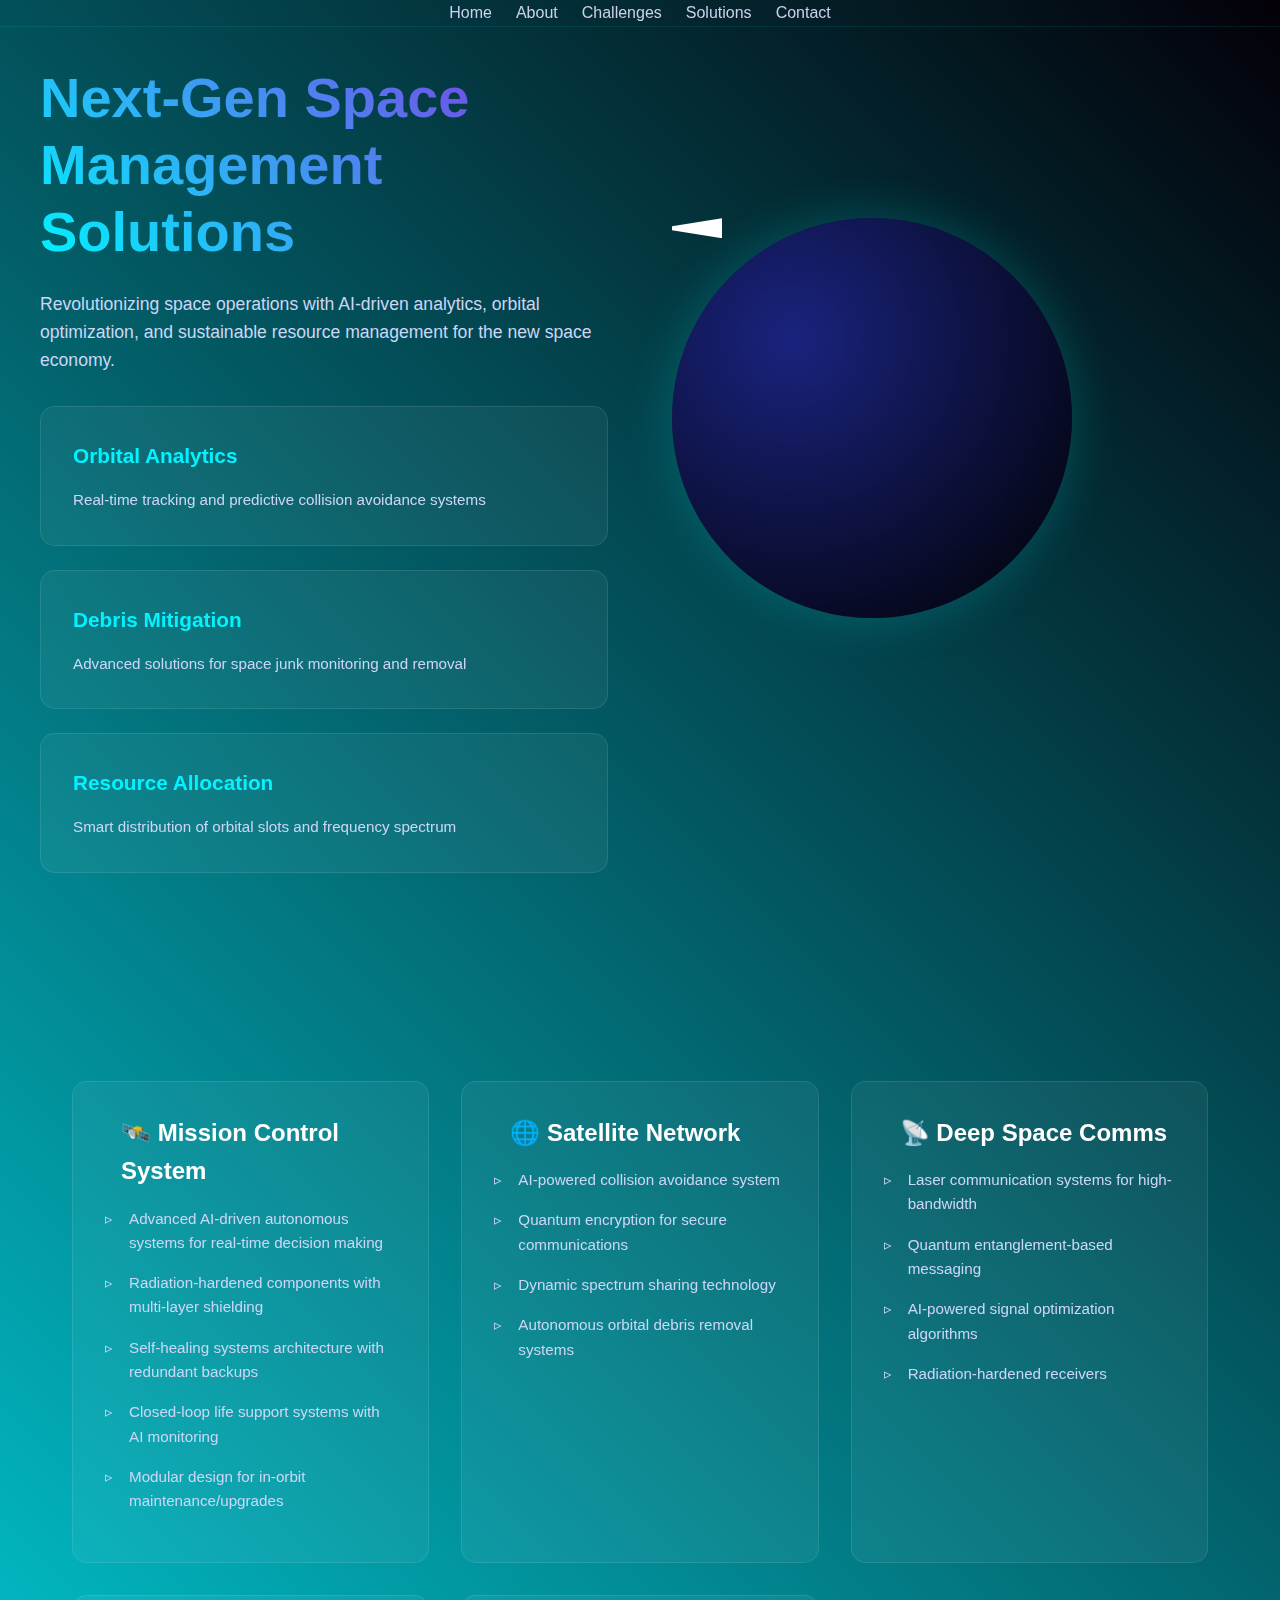
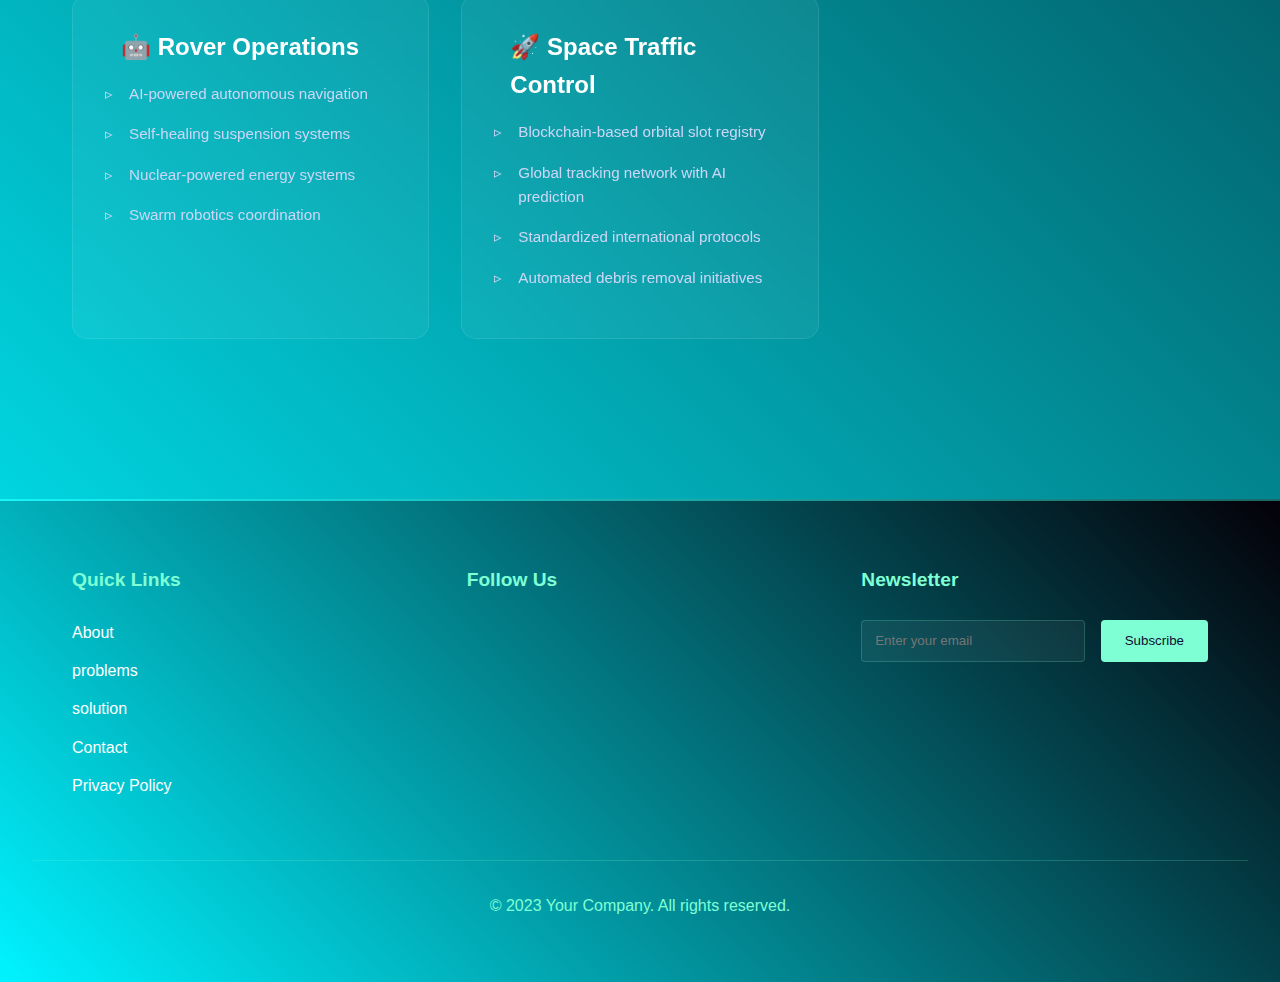
<file: solution.html>
<!DOCTYPE html>
<html lang="en">
<head>
    <meta charset="UTF-8">
    <meta name="viewport" content="width=device-width, initial-scale=1.0">
    <title>Space Innovation Solutions</title>
    <style>
        * {
            margin: 0;
            padding: 0;
            box-sizing: border-box;
            font-family: 'Segoe UI', sans-serif;
        }
        .main-nav {
  background: transparent;
  backdrop-filter: blur(10px);
  padding: 0rem 5%; /* Reduced vertical padding */
  display: flex;
  justify-content: center; /* Center content */
  align-items: center;
  position: fixed;
  width: 100%;
  top: 0;
  z-index: 1000;
  border-bottom: 1px solid rgba(0, 243, 255, 0.1);
}
.nav-links {
  display: flex;
  gap: 1.5rem; /* Increased gap between links */
  list-style: none;
  margin: 0;
  padding: 0;
}

.nav-links a {
  color: #cbd0eb;
  text-decoration: none;
  font-weight: 500;
  position: relative;
  padding: 0.5rem 0;
  transition: color 0.3s ease;
}

.nav-links a::after {
  content: '';
  position: absolute;
  width: 0;
  height: 2px;
  bottom: 0;
  left: 0;
  background: #00f3ff;
  transition: width 0.3s ease;
}

.nav-links a:hover::after {
  width: 100%;
}

.nav-links a.active {
  color: #00f3ff;
}

/* Burger Menu */
.burger {
  display: none;
  cursor: pointer;
  z-index: 1001;
}

.burger div {
  width: 25px;
  height: 3px;
  background: #cbd0eb;
  margin: 5px;
  transition: all 0.3s ease;
}

/* Mobile Styles */
@media (max-width: 768px) {
  .nav-links {
      position: fixed;
      right: -100%;
      top: 70px;
      height: calc(100vh - 70px);
      background: rgba(4, 0, 8, 0.98);
      flex-direction: column;
      align-items: center;
      padding: 2rem;
      width: 100%;
      transition: right 0.5s ease;
  }

  .nav-links.active {
      right: 0;
  }

  .burger {
      display: block;
  }
}

/* Burger Animation */
.toggle .line1 {
  transform: rotate(-45deg) translate(-5px, 6px);
}
.toggle .line2 {
  opacity: 0;
}
.toggle .line3 {
  transform: rotate(45deg) translate(-5px, -6px);
}
  /* Optional overlay for better text readability */
  #home::before {
    content: '';
    position: absolute;
    top: 0;
    left: 0;
    right: 0;
    bottom: 0;
    background: rgba(0, 0, 0, 0.5); /* Adjust overlay opacity as needed */
}

        .space-section {
            min-height: 100vh;
            background: var(--space-black);
            padding: var(--section-spacing) 2rem;
            position: relative;
            overflow: hidden;
        }

        .container {
            max-width: 1200px;
            margin: 0 auto;
            position: relative;
            z-index: 2;
        }

           /* Fixed duplicate CSS rules */
           .content-wrapper {
            display: grid;
            grid-template-columns: 1fr 1fr;
            gap: 4rem;
            align-items: center;
        }

        .content {
            color: #fff;
        }

        .section-title {
            font-size: 3.5rem;
            margin-bottom: 1.5rem;
            background: linear-gradient(45deg, #00f3ff, #8a2be2);
            -webkit-background-clip: text;
            -webkit-text-fill-color: transparent;
            line-height: 1.2;
        }

        .section-text {
            font-size: 1.1rem;
            line-height: 1.6;
            color: #ccd6f6;
            margin-bottom: 2rem;
        }

        .innovation-cards {
            display: grid;
            gap: 1.5rem;
        }

        .card {
            padding: 2rem;
            background: rgba(255, 255, 255, 0.05);
            border-radius: 15px;
            backdrop-filter: blur(10px);
            border: 1px solid rgba(255, 255, 255, 0.1);
            transition: transform 0.3s ease;
        }

        .card:hover {
            transform: translateY(-5px);
        }

        .card-title {
            color: #00f3ff;
            margin-bottom: 1rem;
            font-size: 1.3rem;
        }

        .card-text {
            color: #ccd6f6;
            font-size: 0.95rem;
        }

        .space-visual {
            position: relative;
            height: 500px;
        }

        /* Animated Elements */
        .floating-earth {
            position: absolute;
            width: 400px;
            height: 400px;
            background: radial-gradient(circle at 30% 30%, #1a237e, #000);
            border-radius: 50%;
            box-shadow: 0 0 50px rgba(0, 243, 255, 0.2);
            animation: float 6s ease-in-out infinite;
        }

        .satellite {
            position: absolute;
            width: 50px;
            height: 20px;
            background: #fff;
            clip-path: polygon(0 40%, 100% 0, 100% 100%, 0 60%);
            animation: orbit 15s linear infinite;
        }

        .stars {
            position: absolute;
            top: 0;
            left: 0;
            width: 100%;
            height: 100%;
            pointer-events: none;
        }

        /* Removed duplicate .star declaration */
        .star {
            position: absolute;
            background: var(--star-glow);
            border-radius: 50%;
            animation: twinkle 3s infinite ease-in-out;
        }

    
        /* Fixed animation keyframes duplication */
        @keyframes float {
            0%, 100% { transform: translateY(0); }
            50% { transform: translateY(-20px); }
        }

        @keyframes orbit {
            from { transform: rotate(0deg) translateX(200px) rotate(0deg); }
            to { transform: rotate(360deg) translateX(200px) rotate(-360deg); }
        }

        @keyframes twinkle {
            0%, 100% { opacity: 0.3; }
            50% { opacity: 1; }
        }

        @media (max-width: 768px) {
            .content-wrapper {
                grid-template-columns: 1fr;
            }
            
            .section-title {
                font-size: 2.5rem !important;
            }
            
            .space-visual {
                height: 300px;
            }
            
            .floating-earth {
                width: 300px !important;
                height: 300px !important;
            }
        }

/* Consolidated CSS Variables */
:root {
    background: linear-gradient(45deg, #00f3ff, #040008);
            --star-glow: rgba(255, 255, 255, 0.8);
            --section-spacing: 4rem;
        }
   
        body {
            background: linear-gradient(45deg, #00f3ff, #040008);
            color: white;
            line-height: 1.6;
        }


    .operations-container {
        max-width: 1200px;
        margin: 0 auto;
        padding: 2rem;
    }

    .section-heading {
        text-align: center;
        margin-bottom: 3rem;
    }

    .section-heading h1 {
        font-size: 2.5rem;
        background: linear-gradient(45deg, var(--neon-blue), #8a2be2);
        -webkit-background-clip: text;
        -webkit-text-fill-color: transparent;
        margin-bottom: 1rem;
    }

    .operation-section {
        display: grid;
        grid-template-columns: repeat(auto-fit, minmax(300px, 1fr));
        gap: 2rem;
        margin-bottom: var(--section-spacing);
    }

    .system-card {
        background: rgba(255, 255, 255, 0.05);
        border-radius: 15px;
        padding: 2rem;
        border: 1px solid rgba(255, 255, 255, 0.1);
        backdrop-filter: blur(10px);
        transition: transform 0.3s ease;
    }

    .system-card:hover {
        transform: translateY(-5px);
        background: rgba(255, 255, 255, 0.08);
    }

    .system-card h1 {
        font-size: 1.5rem;
        color: var(--neon-blue);
        margin-bottom: 1rem;
        border-left: 3px solid var(--neon-blue);
        padding-left: 1rem;
    }

    .point {
        position: relative;
        padding-left: 1.5rem;
        margin-bottom: 1rem;
        font-size: 0.95rem;
        color: #ccd6f6;
    }

    .point::before {
        content: "▹";
        position: absolute;
        left: 0;
        color: var(--neon-blue);
    }

    /* Animated Background Elements */
    .space-bg {
        position: fixed;
        top: 0;
        left: 0;
        width: 100%;
        height: 100%;
        pointer-events: none;
        z-index: -1;
    }

    .star {
        position: absolute;
        background: white;
        border-radius: 50%;
        animation: twinkle var(--duration) infinite ease-in-out;
    }

    @keyframes twinkle {
        0%, 100% { opacity: 0.3; }
        50% { opacity: 1; }
    }

    @media (max-width: 768px) {
        .operations-container {
            padding: 1rem;
        }
        
        .section-heading h1 {
            font-size: 2rem;
        }
        
        .system-card {
            padding: 1.5rem;
        }
    }
     /* Footer Styles */
  .footer {
            width: 100vw;
            position: relative;
            left: 50%;
            right: 50%;
            margin-left: -50vw;
            margin-right: -50vw;
        }
  .footer {
    background: linear-gradient(45deg, #00f3ff, #040008);
            padding: 4rem 2rem;
            margin-top: 4rem;
            border-top: 2px solid #7fffd433;
        }

        .footer-container {
            max-width: 1200px;
            margin: 0 auto;
            display: grid;
            grid-template-columns: repeat(3, 1fr);
            gap: 3rem;
            padding: 0 2rem; /* Add container padding instead */
        }

        .footer-section h3 {
            color: #7fffd4;
            margin-bottom: 1.5rem;
            font-size: 1.2rem;
        }

        .footer-links {
            list-style: none;
            padding: 0;
        }

        .footer-links li {
            margin-bottom: 0.8rem;
        }

        .footer-links a {
            color: #fff;
            text-decoration: none;
            transition: color 0.3s ease;
        }

        .footer-links a:hover {
            color: #7fffd4;
        }

        .social-links {
            display: flex;
            gap: 1rem;
            list-style: none;
            padding: 0;
        }

        .social-links a {
            color: #fff;
            font-size: 1.5rem;
            transition: color 0.3s ease;
        }

        .social-links a:hover {
            color: #7fffd4;
        }

        .newsletter-form {
            display: flex;
            gap: 1rem;
            margin-top: 1rem;
        }

        .newsletter-form input {
            flex: 1;
            padding: 0.8rem;
            border: 1px solid #7fffd433;
            background: rgba(255, 255, 255, 0.05);
            color: #fff;
            border-radius: 4px;
        }

        .newsletter-form button {
            background: #7fffd4;
            color: #0f0f2e;
            border: none;
            padding: 0.8rem 1.5rem;
            border-radius: 4px;
            cursor: pointer;
            transition: opacity 0.3s ease;
        }

        .newsletter-form button:hover {
            opacity: 0.9;
        }

        .footer-bottom {
            text-align: center;
            margin-top: 3rem;
            padding-top: 2rem;
            border-top: 1px solid #7fffd433;
            color: #7fffd4;
        }

        @media (max-width: 768px) {
            .footer-container {
                grid-template-columns: 1fr;
                gap: 2rem;
            }
            
            .newsletter-form {
                flex-direction: column;
            }
        }

    </style>
</head>
<body>

      <!-- Navbar Component -->
      <div id="navbar-root">
        <nav class="main-nav">
            <a href="index.html" class="logo">
            </a>
            <ul class="nav-links">
                <li><a href="index.html">Home</a></li>
                <li><a href="about.html">About</a></li>
                <li><a href="challenge.html">Challenges</a></li>
                <li><a href="solution.html">Solutions</a></li>
                <li><a href="contactus.html">Contact</a></li>
            </ul>
        
            <div class="burger">
                <div class="line1"></div>
                <div class="line2"></div>
                <div class="line3"></div>
            </div>
        </nav>
           </div>

    <section class="space-section">
        <div class="stars">
            <!-- Add star elements with JavaScript or manually -->
        </div>
        
        <div class="container">
            <div class="content-wrapper">
                <div class="content">
                    <h1 class="section-title">Next-Gen Space Management Solutions</h1>
                    <p class="section-text">
                        Revolutionizing space operations with AI-driven analytics, orbital optimization, 
                        and sustainable resource management for the new space economy.
                    </p>
                    <div class="innovation-cards">
                        <div class="card">
                            <h3 class="card-title">Orbital Analytics</h3>
                            <p class="card-text">Real-time tracking and predictive collision avoidance systems</p>
                        </div>
                        <div class="card">
                            <h3 class="card-title">Debris Mitigation</h3>
                            <p class="card-text">Advanced solutions for space junk monitoring and removal</p>
                        </div>
                        <div class="card">
                            <h3 class="card-title">Resource Allocation</h3>
                            <p class="card-text">Smart distribution of orbital slots and frequency spectrum</p>
                        </div>
                    </div>
                </div>
                
                <div class="space-visual">
                    <div class="floating-earth"></div>
                    <div class="satellite"></div>
                </div>
            </div>
        </div>
    </section>


    <div class="operations-container">
        <div class="section-heading">
            <h1>Space Operations Management Solutions</h1>
        </div>
    
        <div class="operation-section">
            <!-- Mission Control System -->
            <div class="system-card">
                <h1>🛰️ Mission Control System</h1>
                <div class="point">Advanced AI-driven autonomous systems for real-time decision making</div>
                <div class="point">Radiation-hardened components with multi-layer shielding</div>
                <div class="point">Self-healing systems architecture with redundant backups</div>
                <div class="point">Closed-loop life support systems with AI monitoring</div>
                <div class="point">Modular design for in-orbit maintenance/upgrades</div>
            </div>
    
            <!-- Satellite Network -->
            <div class="system-card">
                <h1>🌐 Satellite Network</h1>
                <div class="point">AI-powered collision avoidance system</div>
                <div class="point">Quantum encryption for secure communications</div>
                <div class="point">Dynamic spectrum sharing technology</div>
                <div class="point">Autonomous orbital debris removal systems</div>
            </div>
    
            <!-- Deep Space Comms -->
            <div class="system-card">
                <h1>📡 Deep Space Comms</h1>
                <div class="point">Laser communication systems for high-bandwidth</div>
                <div class="point">Quantum entanglement-based messaging</div>
                <div class="point">AI-powered signal optimization algorithms</div>
                <div class="point">Radiation-hardened receivers</div>
            </div>
    
            <!-- Rover Operations -->
            <div class="system-card">
                <h1>🤖 Rover Operations</h1>
                <div class="point">AI-powered autonomous navigation</div>
                <div class="point">Self-healing suspension systems</div>
                <div class="point">Nuclear-powered energy systems</div>
                <div class="point">Swarm robotics coordination</div>
            </div>
    
            <!-- Space Traffic Control -->
            <div class="system-card">
                <h1>🚀 Space Traffic Control</h1>
                <div class="point">Blockchain-based orbital slot registry</div>
                <div class="point">Global tracking network with AI prediction</div>
                <div class="point">Standardized international protocols</div>
                <div class="point">Automated debris removal initiatives</div>
            </div>
        </div>
    </div>
    
    <div class="space-bg">
        <!-- JavaScript would dynamically add stars here -->
    </div>

   <!-- Added star elements -->
   <div class="space-bg">
    <div class="star" style="top: 15%; left: 20%; width: 2px; height: 2px;"></div>
    <div class="star" style="top: 25%; left: 70%; width: 3px; height: 3px;"></div>
    <div class="star" style="top: 40%; left: 50%; width: 2px; height: 2px;"></div>
    <!-- Add more stars as needed -->
</div>

    <!-- footer -->

    <footer class="footer">
        <div class="footer-container">
            <!-- Quick Links -->
            <div class="footer-section">
                <h3>Quick Links</h3>
                <ul class="footer-links">
                    <li><a href="#About">About</a></li>
                    <li><a href="#problems">problems</a></li>
                    <li><a href="#solution">solution</a></li>
                    <li><a href="#Contact">Contact</a></li>
                    <li><a href="#Privacy Policy">Privacy Policy</a></li>
                </ul>
            </div>

            <!-- Social Media Links -->
            <div class="footer-section">
                <h3>Follow Us</h3>
                <ul class="social-links">
                    <li><a href="#"><i class="fab fa-facebook-f"></i></a></li>
                    <li><a href="#"><i class="fab fa-twitter"></i></a></li>
                    <li><a href="#"><i class="fab fa-instagram"></i></a></li>
                    <li><a href="#"><i class="fab fa-linkedin-in"></i></a></li>
                </ul>
            </div>

            <!-- Newsletter -->
            <div class="footer-section">
                <h3>Newsletter</h3>
                <form class="newsletter-form">
                    <input type="email" placeholder="Enter your email" required>
                    <button type="submit">Subscribe</button>
                </form>
            </div>
        </div>

        <!-- Copyright -->
        <div class="footer-bottom">
            <p>&copy; 2023 Your Company. All rights reserved.</p>
        </div>
    </footer>

<script>
    function createStars() {
        const container = document.querySelector('.space-bg');
        for (let i = 0; i < 100; i++) {
            const star = document.createElement('div');
            star.className = 'star';
            star.style.top = Math.random() * 100 + '%';
            star.style.left = Math.random() * 100 + '%';
            star.style.width = Math.random() * 3 + 'px';
            star.style.height = star.style.width;
            star.style.animationDuration = Math.random() * 3 + 2 + 's';
            container.appendChild(star);
        }
    }
    createStars();
</script>

</body>
</html>
</file>
